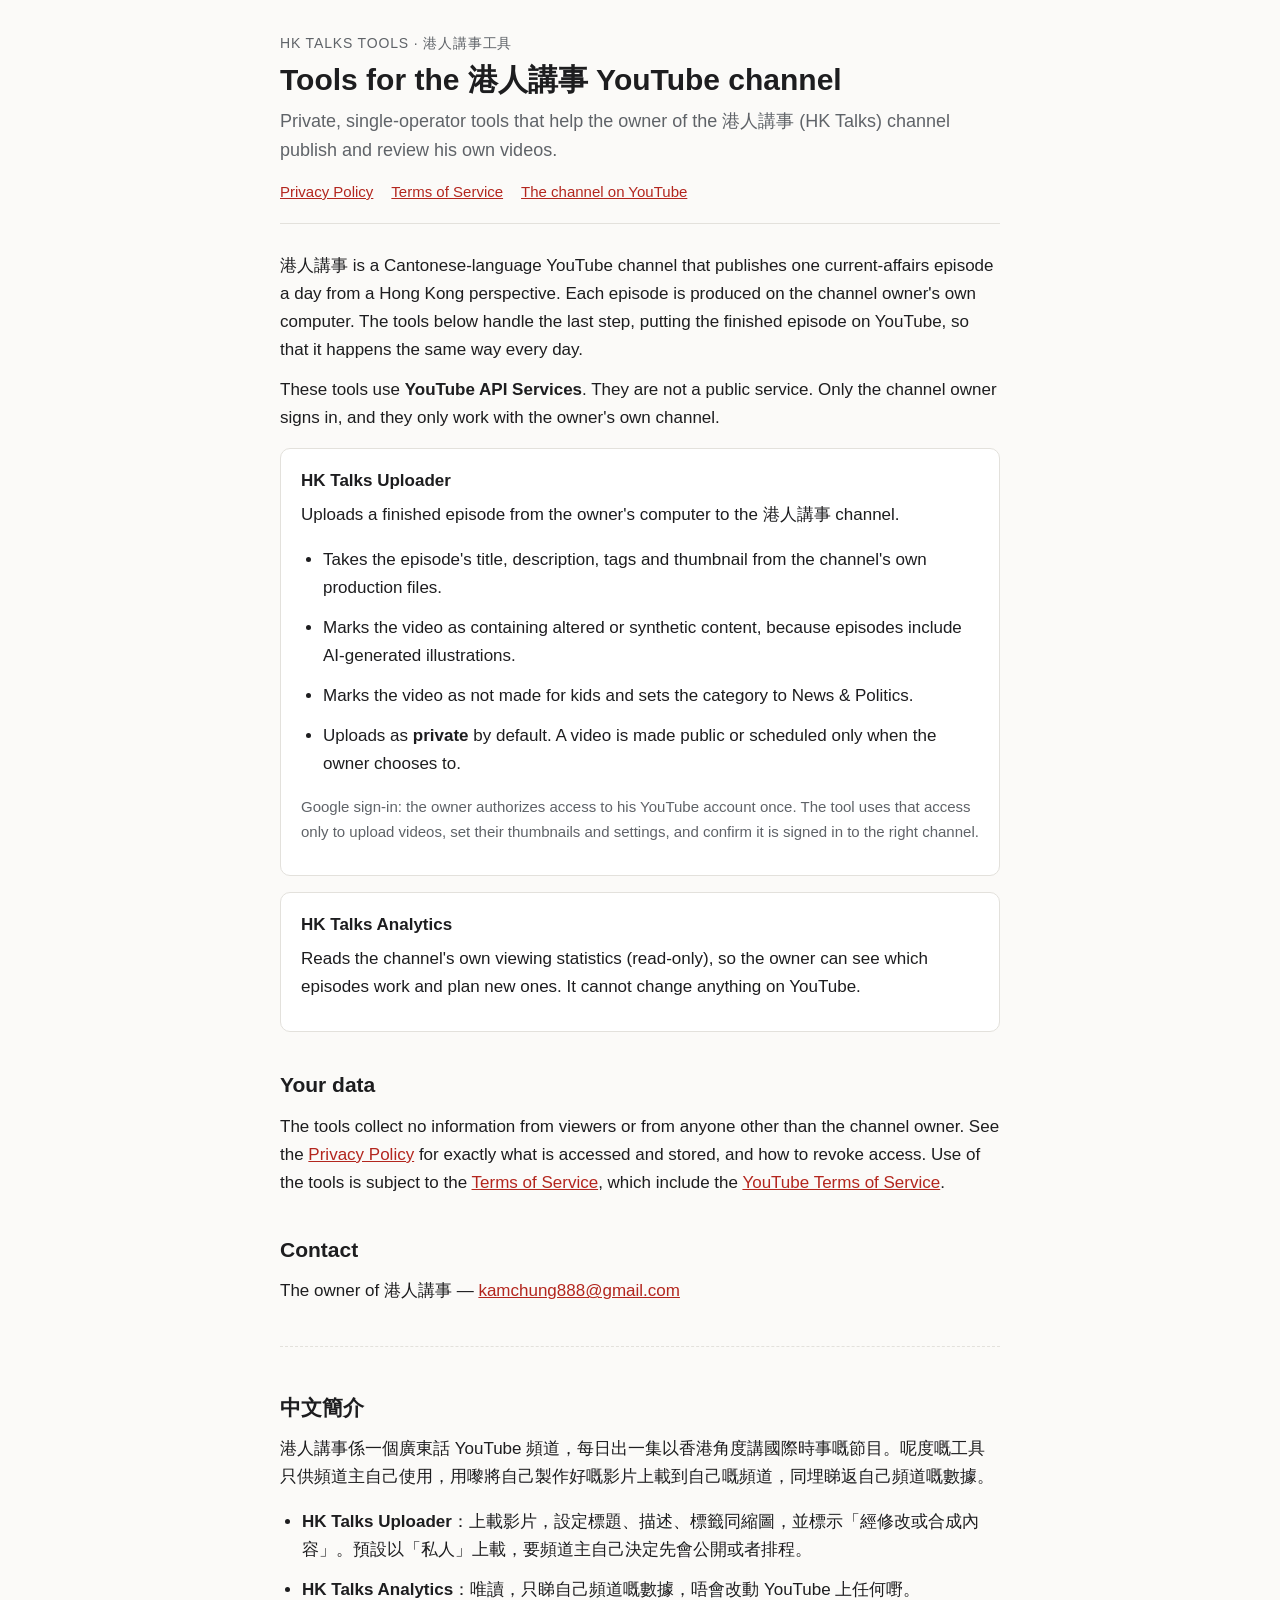
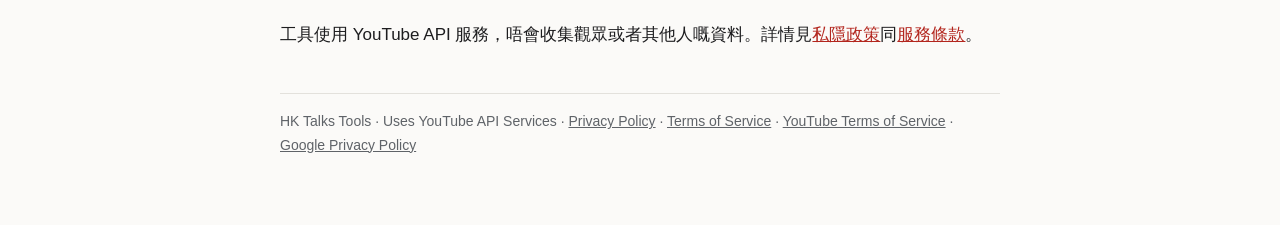
<file: index.html>
<!doctype html>
<html lang="en">
<head>
<meta charset="utf-8">
<meta name="viewport" content="width=device-width, initial-scale=1">
<title>HK Talks Tools · 港人講事工具</title>
<meta name="description" content="Internal publishing and analytics tools used by the operator of the YouTube channel 港人講事 (HK Talks).">
<link rel="stylesheet" href="style.css">
</head>
<body>
<div class="wrap">
<header>
  <p class="brand">HK Talks Tools · 港人講事工具</p>
  <h1>Tools for the 港人講事 YouTube channel</h1>
  <p class="lead">Private, single-operator tools that help the owner of the 港人講事 (HK Talks) channel publish and review his own videos.</p>
  <nav>
    <a href="privacy.html">Privacy Policy</a>
    <a href="terms.html">Terms of Service</a>
    <a href="https://www.youtube.com/channel/UCMb8we9d5oEM4fsNJ3fYyvA">The channel on YouTube</a>
  </nav>
</header>

<main>
<p>港人講事 is a Cantonese-language YouTube channel that publishes one current-affairs episode a day from a Hong Kong perspective. Each episode is produced on the channel owner's own computer. The tools below handle the last step, putting the finished episode on YouTube, so that it happens the same way every day.</p>

<p>These tools use <strong>YouTube API Services</strong>. They are not a public service. Only the channel owner signs in, and they only work with the owner's own channel.</p>

<div class="card">
  <h3>HK Talks Uploader</h3>
  <p>Uploads a finished episode from the owner's computer to the 港人講事 channel.</p>
  <ul>
    <li>Takes the episode's title, description, tags and thumbnail from the channel's own production files.</li>
    <li>Marks the video as containing altered or synthetic content, because episodes include AI-generated illustrations.</li>
    <li>Marks the video as not made for kids and sets the category to News &amp; Politics.</li>
    <li>Uploads as <strong>private</strong> by default. A video is made public or scheduled only when the owner chooses to.</li>
  </ul>
  <p class="note">Google sign-in: the owner authorizes access to his YouTube account once. The tool uses that access only to upload videos, set their thumbnails and settings, and confirm it is signed in to the right channel.</p>
</div>

<div class="card">
  <h3>HK Talks Analytics</h3>
  <p>Reads the channel's own viewing statistics (read-only), so the owner can see which episodes work and plan new ones. It cannot change anything on YouTube.</p>
</div>

<h2>Your data</h2>
<p>The tools collect no information from viewers or from anyone other than the channel owner. See the <a href="privacy.html">Privacy Policy</a> for exactly what is accessed and stored, and how to revoke access. Use of the tools is subject to the <a href="terms.html">Terms of Service</a>, which include the <a href="https://www.youtube.com/t/terms">YouTube Terms of Service</a>.</p>

<h2>Contact</h2>
<p>The owner of 港人講事 — <a href="mailto:kamchung888@gmail.com">kamchung888@gmail.com</a></p>

<section class="zh" lang="zh-HK">
  <h2>中文簡介</h2>
  <p>港人講事係一個廣東話 YouTube 頻道，每日出一集以香港角度講國際時事嘅節目。呢度嘅工具只供頻道主自己使用，用嚟將自己製作好嘅影片上載到自己嘅頻道，同埋睇返自己頻道嘅數據。</p>
  <ul>
    <li><strong>HK Talks Uploader</strong>：上載影片，設定標題、描述、標籤同縮圖，並標示「經修改或合成內容」。預設以「私人」上載，要頻道主自己決定先會公開或者排程。</li>
    <li><strong>HK Talks Analytics</strong>：唯讀，只睇自己頻道嘅數據，唔會改動 YouTube 上任何嘢。</li>
  </ul>
  <p>工具使用 YouTube API 服務，唔會收集觀眾或者其他人嘅資料。詳情見<a href="privacy.html">私隱政策</a>同<a href="terms.html">服務條款</a>。</p>
</section>
</main>

<footer>
  <p>HK Talks Tools · Uses YouTube API Services · <a href="privacy.html">Privacy Policy</a> · <a href="terms.html">Terms of Service</a> · <a href="https://www.youtube.com/t/terms">YouTube Terms of Service</a> · <a href="https://policies.google.com/privacy">Google Privacy Policy</a></p>
</footer>
</div>
</body>
</html>
</file>
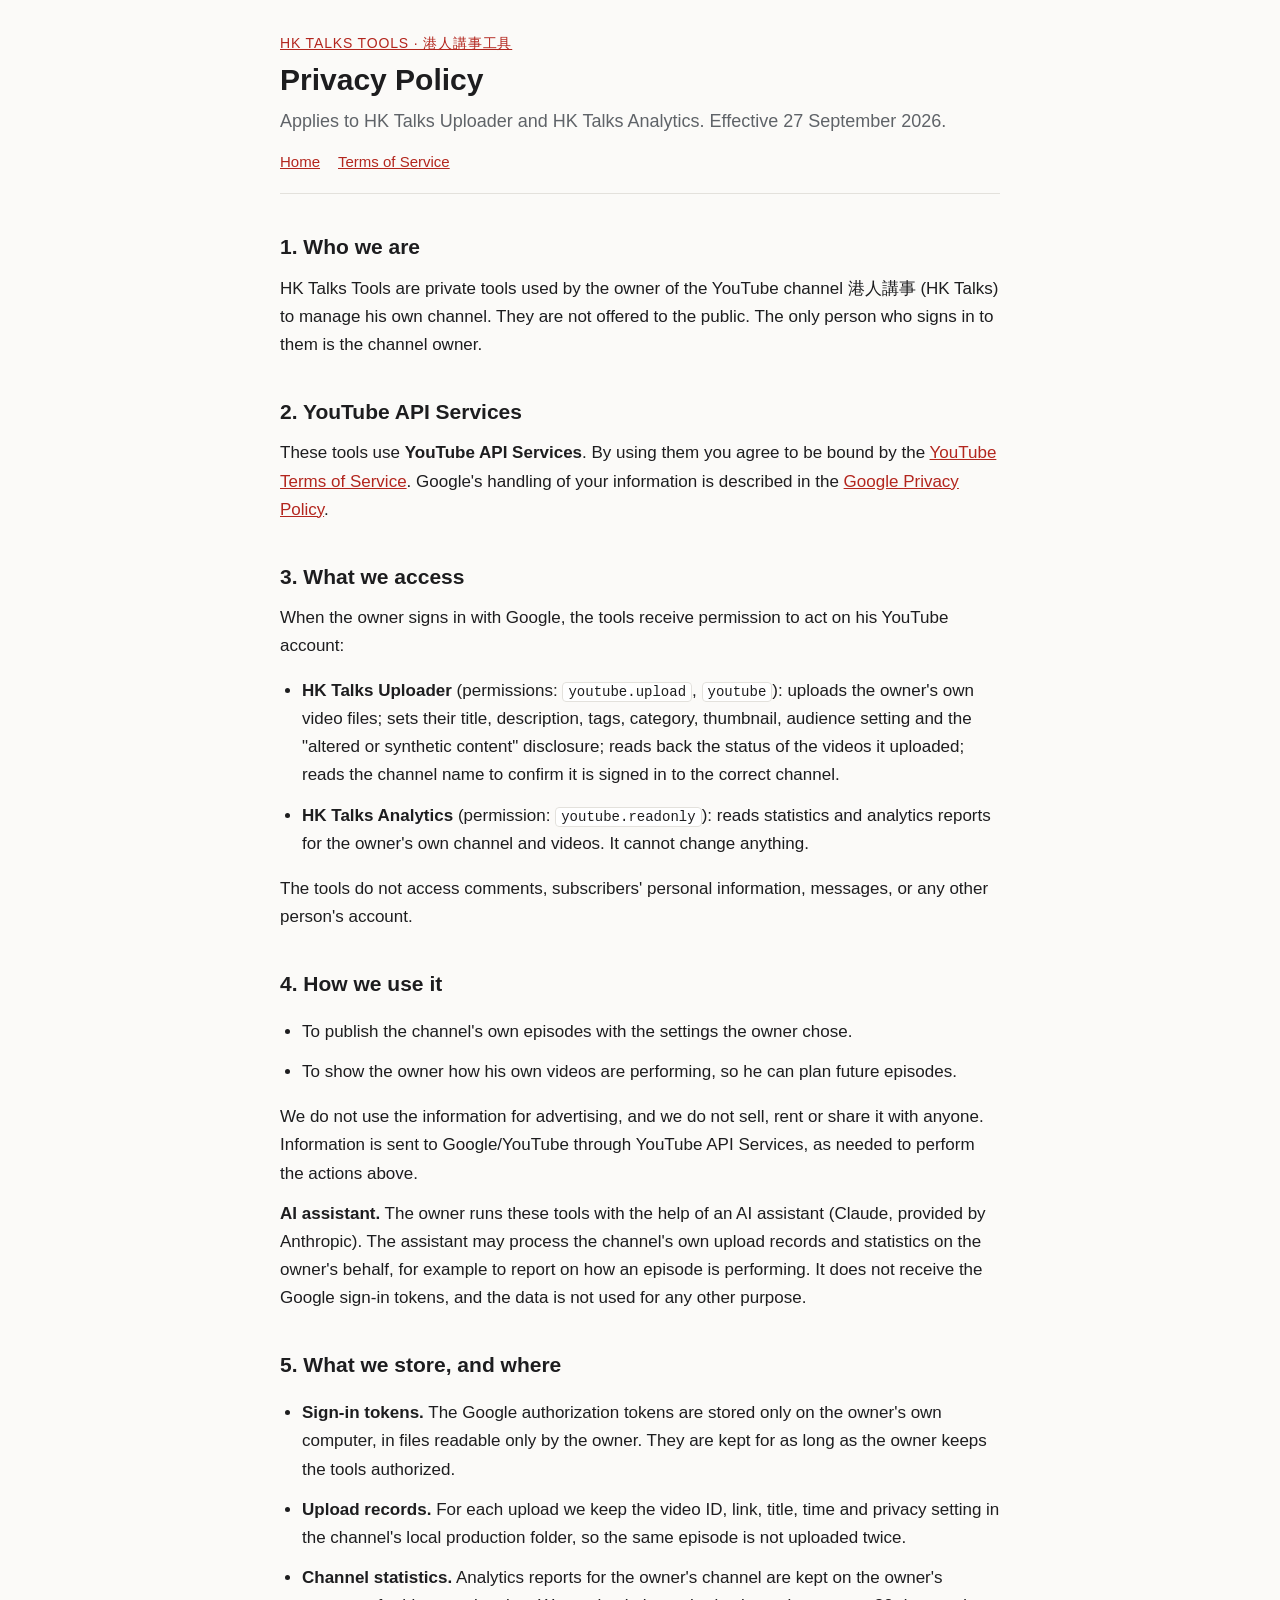
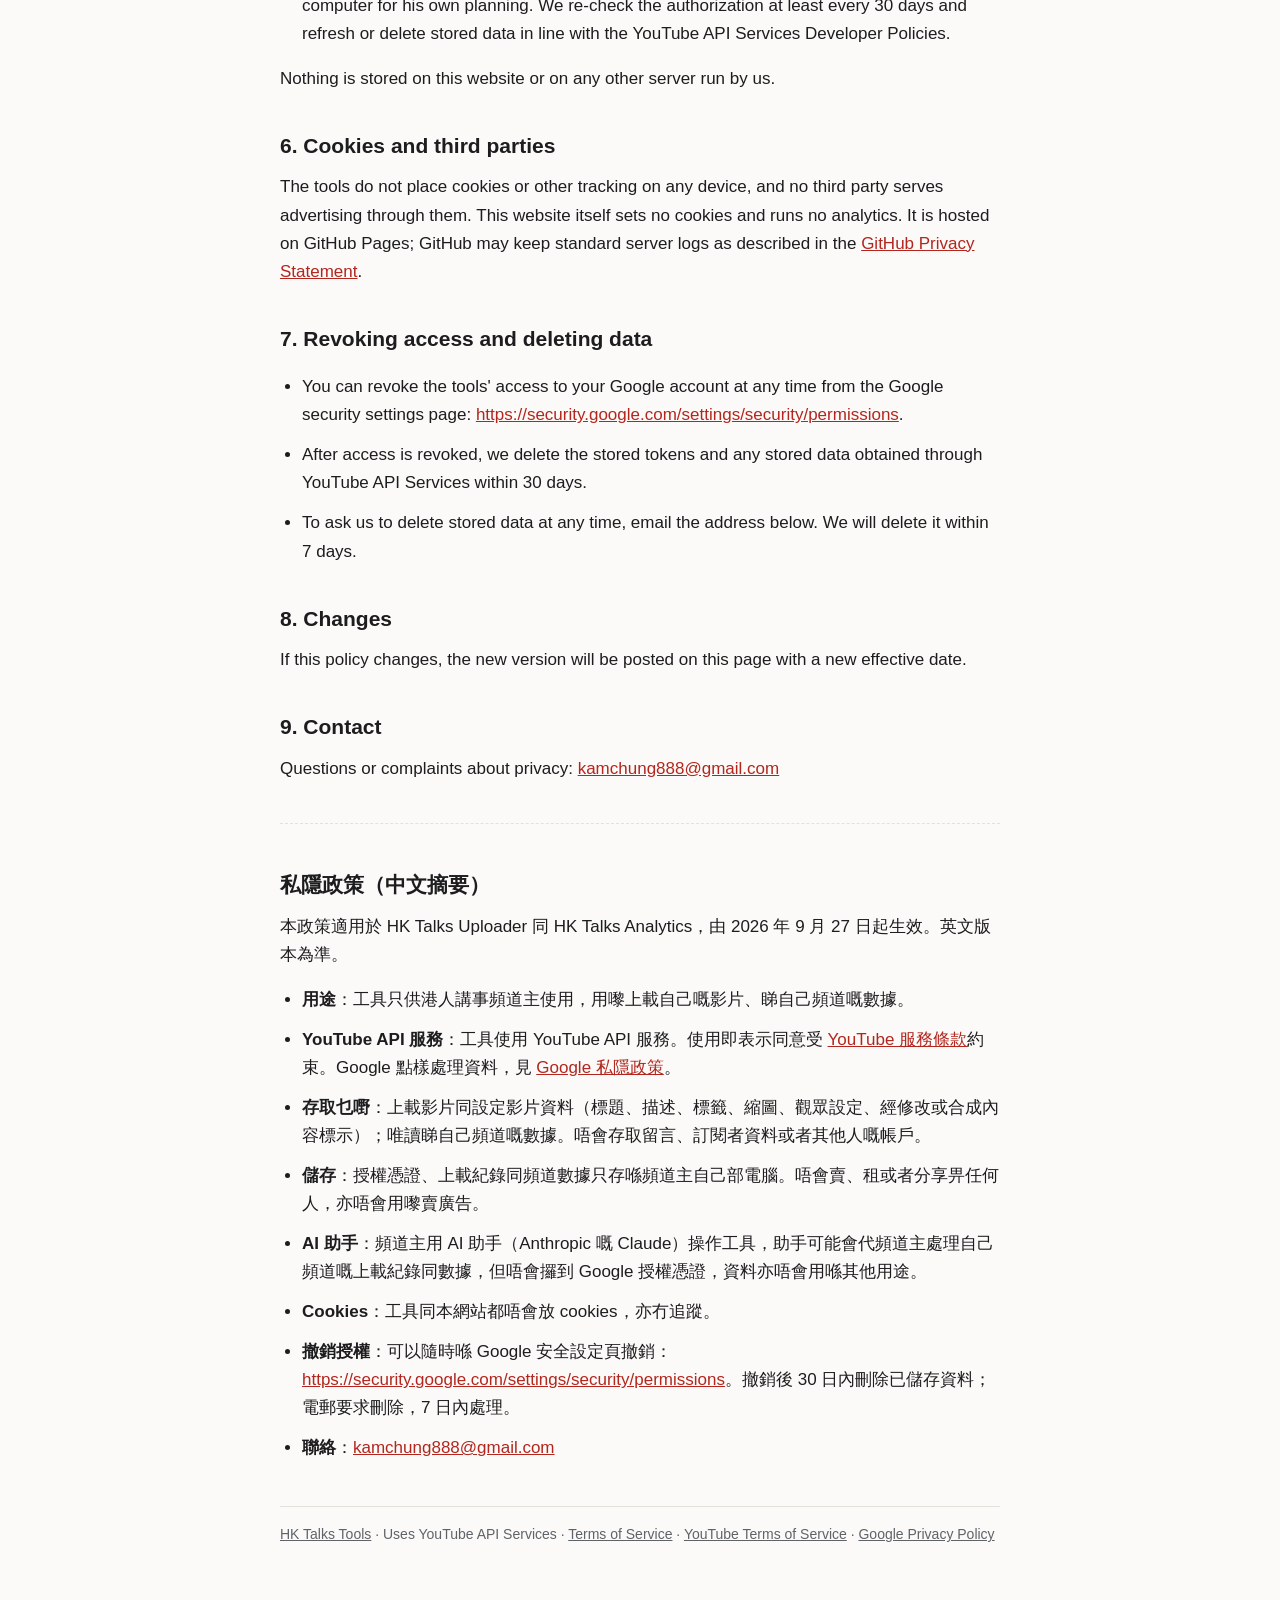
<file: privacy.html>
<!doctype html>
<html lang="en">
<head>
<meta charset="utf-8">
<meta name="viewport" content="width=device-width, initial-scale=1">
<title>Privacy Policy · HK Talks Tools</title>
<meta name="description" content="Privacy Policy for HK Talks Uploader and HK Talks Analytics.">
<link rel="stylesheet" href="style.css">
</head>
<body>
<div class="wrap">
<header>
  <p class="brand"><a href="index.html">HK Talks Tools · 港人講事工具</a></p>
  <h1>Privacy Policy</h1>
  <p class="lead">Applies to HK Talks Uploader and HK Talks Analytics. Effective 27 September 2026.</p>
  <nav>
    <a href="index.html">Home</a>
    <a href="terms.html">Terms of Service</a>
  </nav>
</header>

<main>
<h2>1. Who we are</h2>
<p>HK Talks Tools are private tools used by the owner of the YouTube channel 港人講事 (HK Talks) to manage his own channel. They are not offered to the public. The only person who signs in to them is the channel owner.</p>

<h2>2. YouTube API Services</h2>
<p>These tools use <strong>YouTube API Services</strong>. By using them you agree to be bound by the <a href="https://www.youtube.com/t/terms">YouTube Terms of Service</a>. Google's handling of your information is described in the <a href="http://www.google.com/policies/privacy">Google Privacy Policy</a>.</p>

<h2>3. What we access</h2>
<p>When the owner signs in with Google, the tools receive permission to act on his YouTube account:</p>
<ul>
  <li><strong>HK Talks Uploader</strong> (permissions: <code>youtube.upload</code>, <code>youtube</code>): uploads the owner's own video files; sets their title, description, tags, category, thumbnail, audience setting and the "altered or synthetic content" disclosure; reads back the status of the videos it uploaded; reads the channel name to confirm it is signed in to the correct channel.</li>
  <li><strong>HK Talks Analytics</strong> (permission: <code>youtube.readonly</code>): reads statistics and analytics reports for the owner's own channel and videos. It cannot change anything.</li>
</ul>
<p>The tools do not access comments, subscribers' personal information, messages, or any other person's account.</p>

<h2>4. How we use it</h2>
<ul>
  <li>To publish the channel's own episodes with the settings the owner chose.</li>
  <li>To show the owner how his own videos are performing, so he can plan future episodes.</li>
</ul>
<p>We do not use the information for advertising, and we do not sell, rent or share it with anyone. Information is sent to Google/YouTube through YouTube API Services, as needed to perform the actions above.</p>
<p><strong>AI assistant.</strong> The owner runs these tools with the help of an AI assistant (Claude, provided by Anthropic). The assistant may process the channel's own upload records and statistics on the owner's behalf, for example to report on how an episode is performing. It does not receive the Google sign-in tokens, and the data is not used for any other purpose.</p>

<h2>5. What we store, and where</h2>
<ul>
  <li><strong>Sign-in tokens.</strong> The Google authorization tokens are stored only on the owner's own computer, in files readable only by the owner. They are kept for as long as the owner keeps the tools authorized.</li>
  <li><strong>Upload records.</strong> For each upload we keep the video ID, link, title, time and privacy setting in the channel's local production folder, so the same episode is not uploaded twice.</li>
  <li><strong>Channel statistics.</strong> Analytics reports for the owner's channel are kept on the owner's computer for his own planning. We re-check the authorization at least every 30 days and refresh or delete stored data in line with the YouTube API Services Developer Policies.</li>
</ul>
<p>Nothing is stored on this website or on any other server run by us.</p>

<h2>6. Cookies and third parties</h2>
<p>The tools do not place cookies or other tracking on any device, and no third party serves advertising through them. This website itself sets no cookies and runs no analytics. It is hosted on GitHub Pages; GitHub may keep standard server logs as described in the <a href="https://docs.github.com/site-policy/privacy-policies/github-general-privacy-statement">GitHub Privacy Statement</a>.</p>

<h2>7. Revoking access and deleting data</h2>
<ul>
  <li>You can revoke the tools' access to your Google account at any time from the Google security settings page: <a href="https://security.google.com/settings/security/permissions">https://security.google.com/settings/security/permissions</a>.</li>
  <li>After access is revoked, we delete the stored tokens and any stored data obtained through YouTube API Services within 30 days.</li>
  <li>To ask us to delete stored data at any time, email the address below. We will delete it within 7 days.</li>
</ul>

<h2>8. Changes</h2>
<p>If this policy changes, the new version will be posted on this page with a new effective date.</p>

<h2>9. Contact</h2>
<p>Questions or complaints about privacy: <a href="mailto:kamchung888@gmail.com">kamchung888@gmail.com</a></p>

<section class="zh" lang="zh-HK">
  <h2>私隱政策（中文摘要）</h2>
  <p>本政策適用於 HK Talks Uploader 同 HK Talks Analytics，由 2026 年 9 月 27 日起生效。英文版本為準。</p>
  <ul>
    <li><strong>用途</strong>：工具只供港人講事頻道主使用，用嚟上載自己嘅影片、睇自己頻道嘅數據。</li>
    <li><strong>YouTube API 服務</strong>：工具使用 YouTube API 服務。使用即表示同意受 <a href="https://www.youtube.com/t/terms">YouTube 服務條款</a>約束。Google 點樣處理資料，見 <a href="http://www.google.com/policies/privacy">Google 私隱政策</a>。</li>
    <li><strong>存取乜嘢</strong>：上載影片同設定影片資料（標題、描述、標籤、縮圖、觀眾設定、經修改或合成內容標示）；唯讀睇自己頻道嘅數據。唔會存取留言、訂閱者資料或者其他人嘅帳戶。</li>
    <li><strong>儲存</strong>：授權憑證、上載紀錄同頻道數據只存喺頻道主自己部電腦。唔會賣、租或者分享畀任何人，亦唔會用嚟賣廣告。</li>
    <li><strong>AI 助手</strong>：頻道主用 AI 助手（Anthropic 嘅 Claude）操作工具，助手可能會代頻道主處理自己頻道嘅上載紀錄同數據，但唔會攞到 Google 授權憑證，資料亦唔會用喺其他用途。</li>
    <li><strong>Cookies</strong>：工具同本網站都唔會放 cookies，亦冇追蹤。</li>
    <li><strong>撤銷授權</strong>：可以隨時喺 Google 安全設定頁撤銷：<a href="https://security.google.com/settings/security/permissions">https://security.google.com/settings/security/permissions</a>。撤銷後 30 日內刪除已儲存資料；電郵要求刪除，7 日內處理。</li>
    <li><strong>聯絡</strong>：<a href="mailto:kamchung888@gmail.com">kamchung888@gmail.com</a></li>
  </ul>
</section>
</main>

<footer>
  <p><a href="index.html">HK Talks Tools</a> · Uses YouTube API Services · <a href="terms.html">Terms of Service</a> · <a href="https://www.youtube.com/t/terms">YouTube Terms of Service</a> · <a href="http://www.google.com/policies/privacy">Google Privacy Policy</a></p>
</footer>
</div>
</body>
</html>
</file>
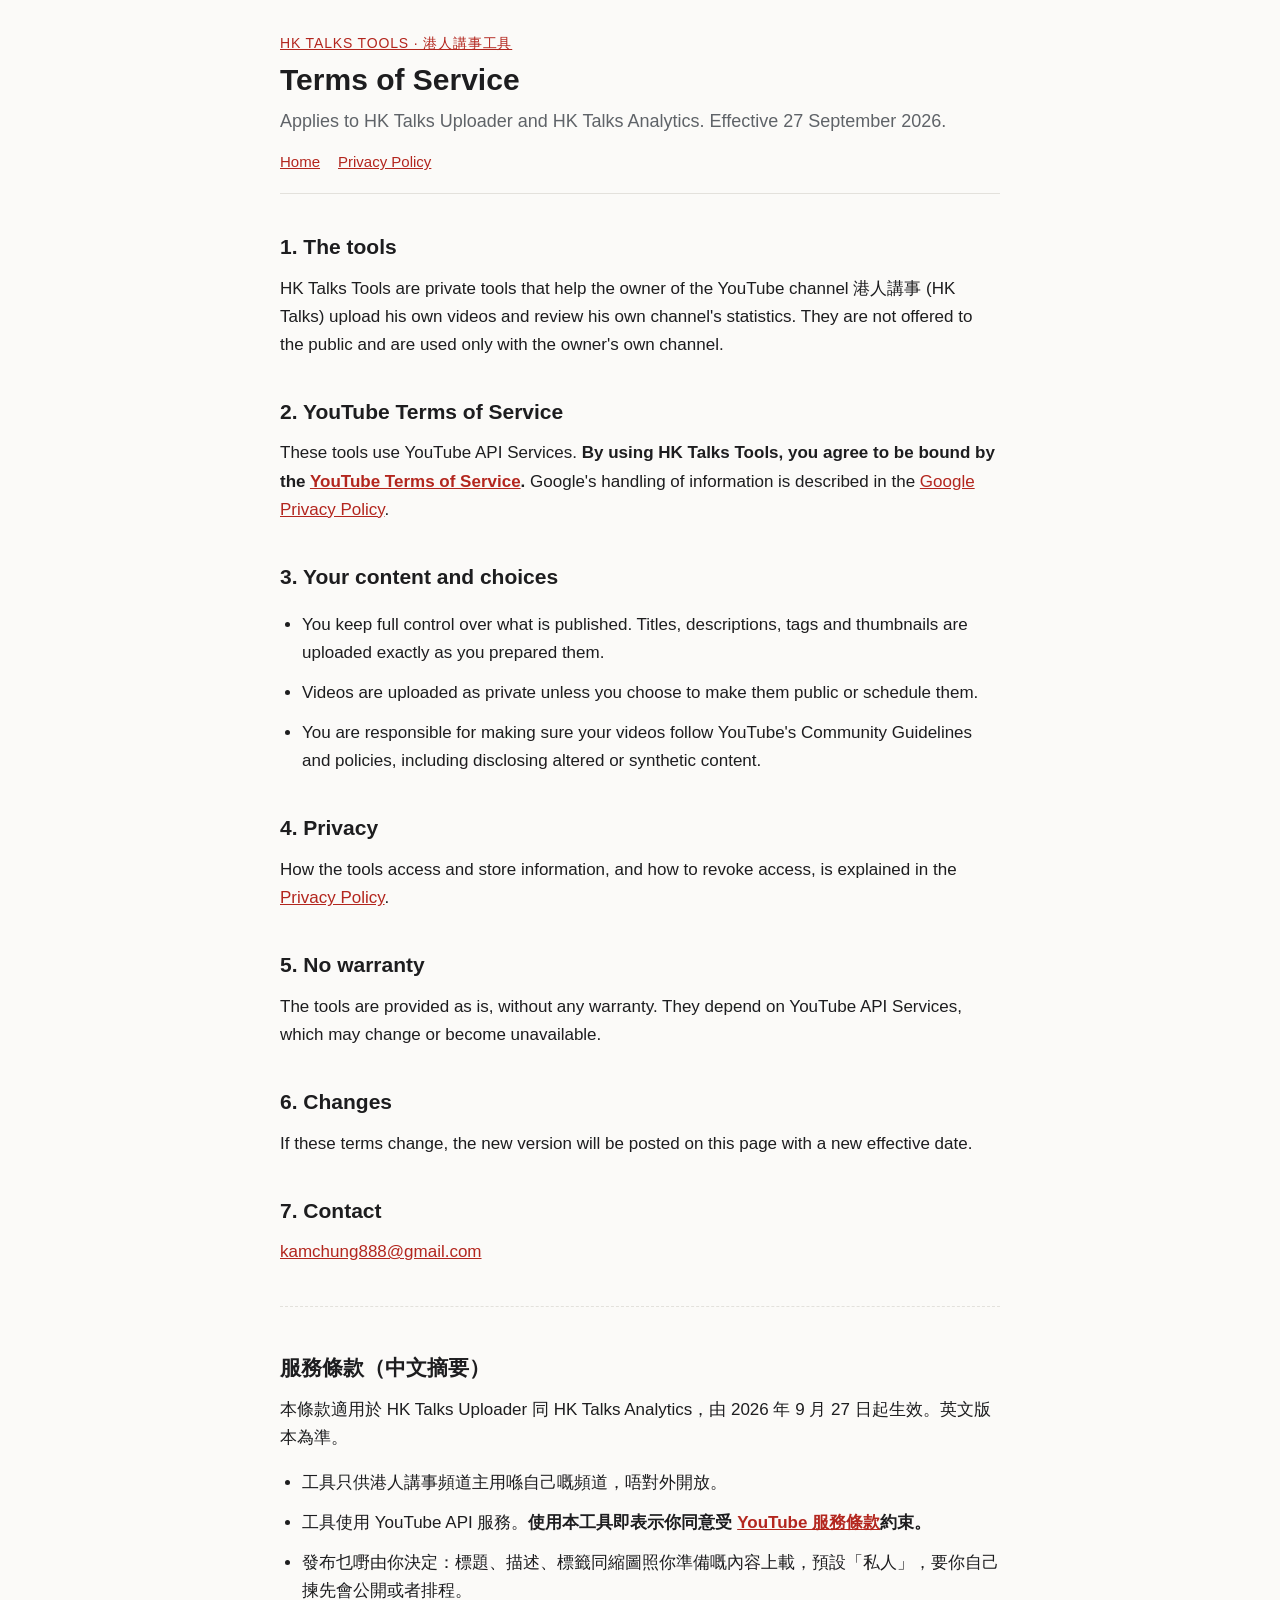
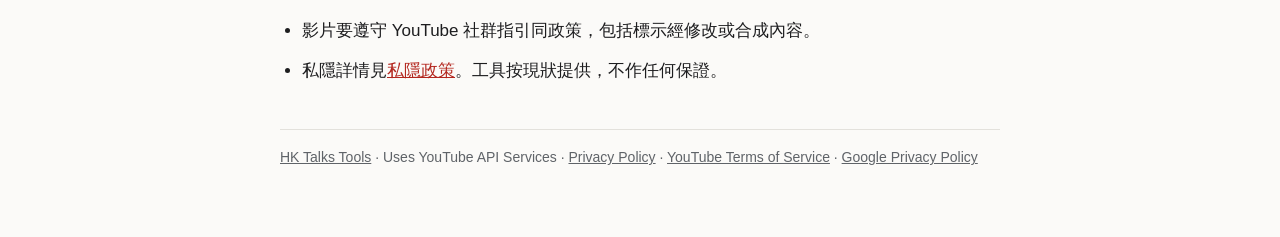
<file: terms.html>
<!doctype html>
<html lang="en">
<head>
<meta charset="utf-8">
<meta name="viewport" content="width=device-width, initial-scale=1">
<title>Terms of Service · HK Talks Tools</title>
<meta name="description" content="Terms of Service for HK Talks Uploader and HK Talks Analytics.">
<link rel="stylesheet" href="style.css">
</head>
<body>
<div class="wrap">
<header>
  <p class="brand"><a href="index.html">HK Talks Tools · 港人講事工具</a></p>
  <h1>Terms of Service</h1>
  <p class="lead">Applies to HK Talks Uploader and HK Talks Analytics. Effective 27 September 2026.</p>
  <nav>
    <a href="index.html">Home</a>
    <a href="privacy.html">Privacy Policy</a>
  </nav>
</header>

<main>
<h2>1. The tools</h2>
<p>HK Talks Tools are private tools that help the owner of the YouTube channel 港人講事 (HK Talks) upload his own videos and review his own channel's statistics. They are not offered to the public and are used only with the owner's own channel.</p>

<h2>2. YouTube Terms of Service</h2>
<p>These tools use YouTube API Services. <strong>By using HK Talks Tools, you agree to be bound by the <a href="https://www.youtube.com/t/terms">YouTube Terms of Service</a>.</strong> Google's handling of information is described in the <a href="http://www.google.com/policies/privacy">Google Privacy Policy</a>.</p>

<h2>3. Your content and choices</h2>
<ul>
  <li>You keep full control over what is published. Titles, descriptions, tags and thumbnails are uploaded exactly as you prepared them.</li>
  <li>Videos are uploaded as private unless you choose to make them public or schedule them.</li>
  <li>You are responsible for making sure your videos follow YouTube's Community Guidelines and policies, including disclosing altered or synthetic content.</li>
</ul>

<h2>4. Privacy</h2>
<p>How the tools access and store information, and how to revoke access, is explained in the <a href="privacy.html">Privacy Policy</a>.</p>

<h2>5. No warranty</h2>
<p>The tools are provided as is, without any warranty. They depend on YouTube API Services, which may change or become unavailable.</p>

<h2>6. Changes</h2>
<p>If these terms change, the new version will be posted on this page with a new effective date.</p>

<h2>7. Contact</h2>
<p><a href="mailto:kamchung888@gmail.com">kamchung888@gmail.com</a></p>

<section class="zh" lang="zh-HK">
  <h2>服務條款（中文摘要）</h2>
  <p>本條款適用於 HK Talks Uploader 同 HK Talks Analytics，由 2026 年 9 月 27 日起生效。英文版本為準。</p>
  <ul>
    <li>工具只供港人講事頻道主用喺自己嘅頻道，唔對外開放。</li>
    <li>工具使用 YouTube API 服務。<strong>使用本工具即表示你同意受 <a href="https://www.youtube.com/t/terms">YouTube 服務條款</a>約束。</strong></li>
    <li>發布乜嘢由你決定：標題、描述、標籤同縮圖照你準備嘅內容上載，預設「私人」，要你自己揀先會公開或者排程。</li>
    <li>影片要遵守 YouTube 社群指引同政策，包括標示經修改或合成內容。</li>
    <li>私隱詳情見<a href="privacy.html">私隱政策</a>。工具按現狀提供，不作任何保證。</li>
  </ul>
</section>
</main>

<footer>
  <p><a href="index.html">HK Talks Tools</a> · Uses YouTube API Services · <a href="privacy.html">Privacy Policy</a> · <a href="https://www.youtube.com/t/terms">YouTube Terms of Service</a> · <a href="http://www.google.com/policies/privacy">Google Privacy Policy</a></p>
</footer>
</div>
</body>
</html>
</file>
<file: style.css>
:root {
  --bg: #fbfaf8;
  --fg: #1d1d1f;
  --muted: #5f6368;
  --line: #e3e1dc;
  --accent: #b3261e;
  --card: #ffffff;
}
@media (prefers-color-scheme: dark) {
  :root {
    --bg: #141414;
    --fg: #ececec;
    --muted: #a8a8a8;
    --line: #2c2c2c;
    --accent: #ff8a80;
    --card: #1c1c1c;
  }
}
* { box-sizing: border-box; }
html { -webkit-text-size-adjust: 100%; }
body {
  margin: 0;
  background: var(--bg);
  color: var(--fg);
  font: 17px/1.65 -apple-system, BlinkMacSystemFont, "Segoe UI", "PingFang TC", "Noto Sans TC", "Microsoft JhengHei", sans-serif;
}
.wrap { max-width: 760px; margin: 0 auto; padding: 32px 20px 56px; }
header { border-bottom: 1px solid var(--line); padding-bottom: 18px; margin-bottom: 28px; }
.brand { font-size: 14px; letter-spacing: .06em; text-transform: uppercase; color: var(--muted); margin: 0 0 6px; }
h1 { font-size: 30px; line-height: 1.25; margin: 0 0 8px; }
h2 { font-size: 21px; margin: 36px 0 10px; }
h3 { font-size: 17px; margin: 22px 0 6px; }
p, li { margin: 0 0 12px; }
ul { padding-left: 22px; }
a { color: var(--accent); }
nav { display: flex; flex-wrap: wrap; gap: 8px 18px; font-size: 15px; margin-top: 14px; }
.lead { font-size: 18px; color: var(--muted); margin: 0; }
.card { background: var(--card); border: 1px solid var(--line); border-radius: 10px; padding: 18px 20px; margin: 16px 0; }
.card h3 { margin-top: 0; }
.note { font-size: 15px; color: var(--muted); }
.zh { border-top: 1px dashed var(--line); margin-top: 40px; padding-top: 8px; }
code { font-size: 14px; background: var(--card); border: 1px solid var(--line); border-radius: 4px; padding: 1px 5px; word-break: break-all; }
footer { border-top: 1px solid var(--line); margin-top: 44px; padding-top: 16px; font-size: 14px; color: var(--muted); }
footer a { color: var(--muted); }
</file>
